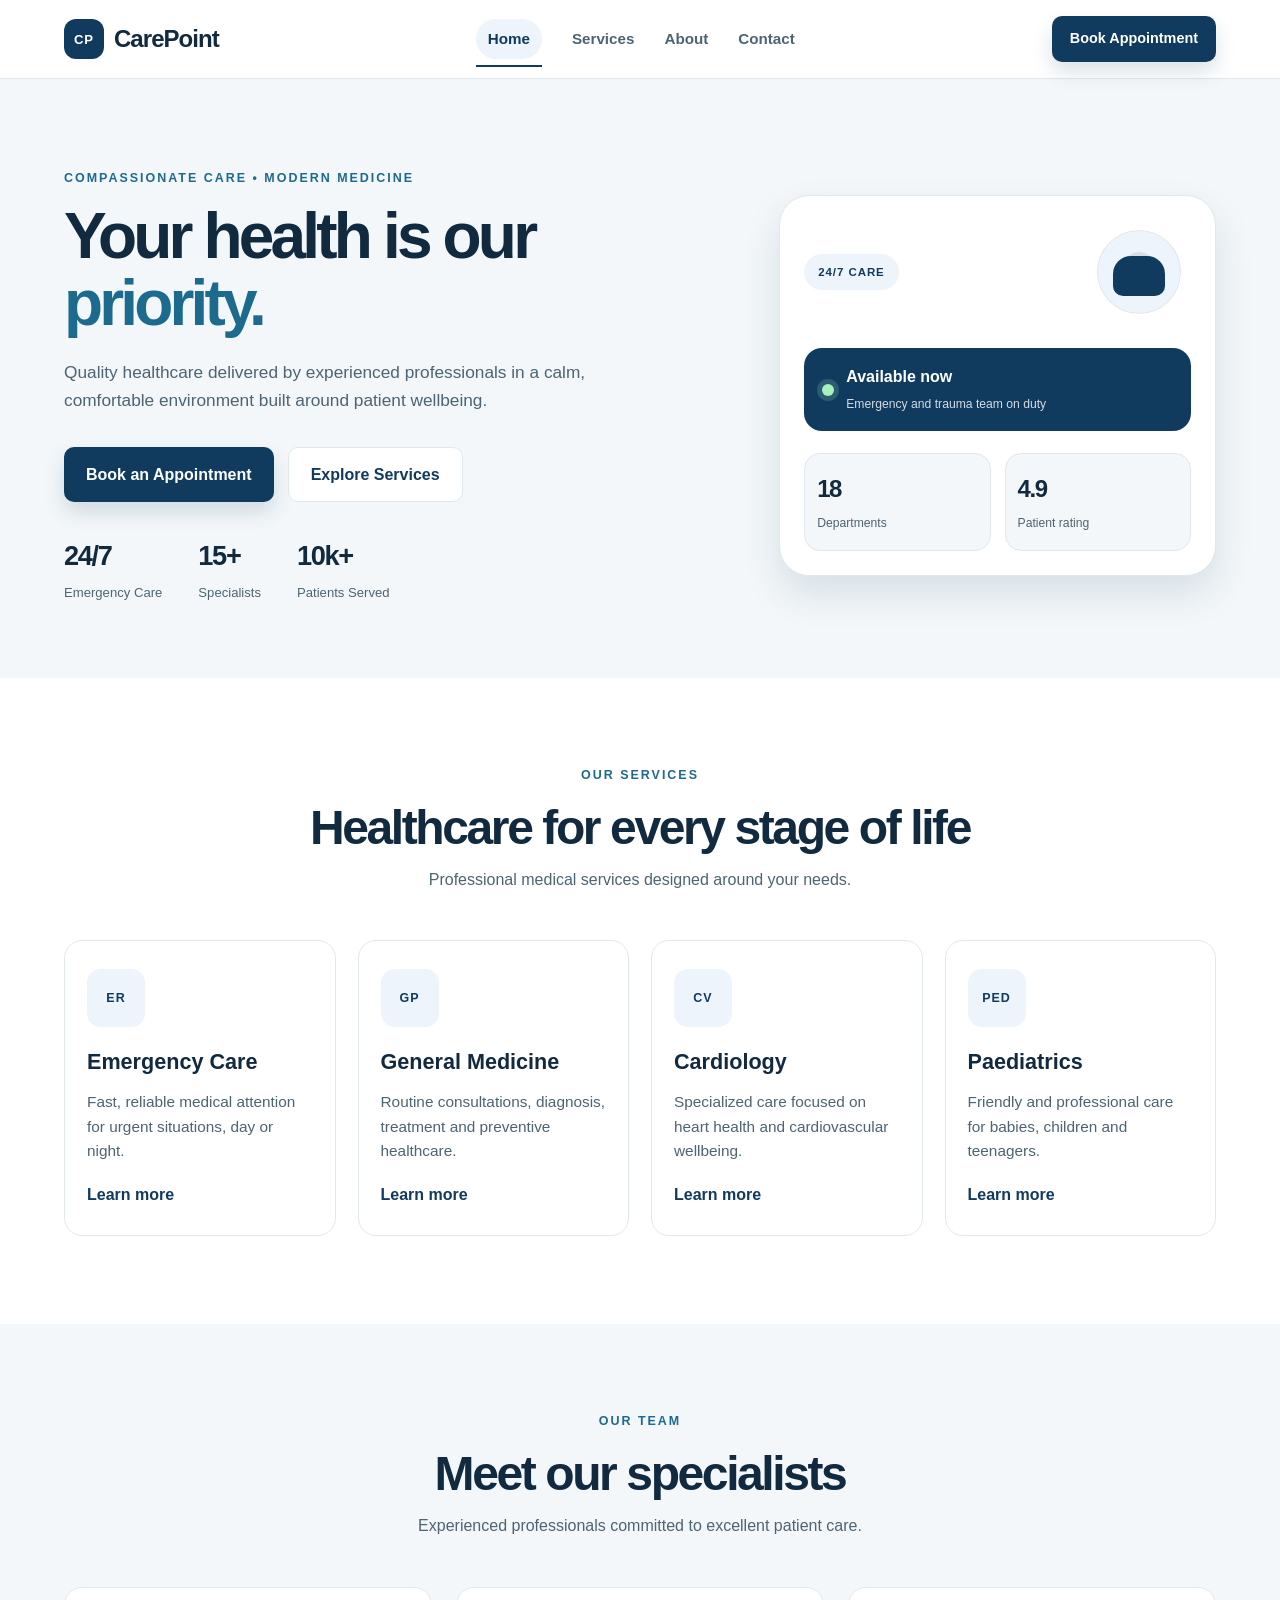
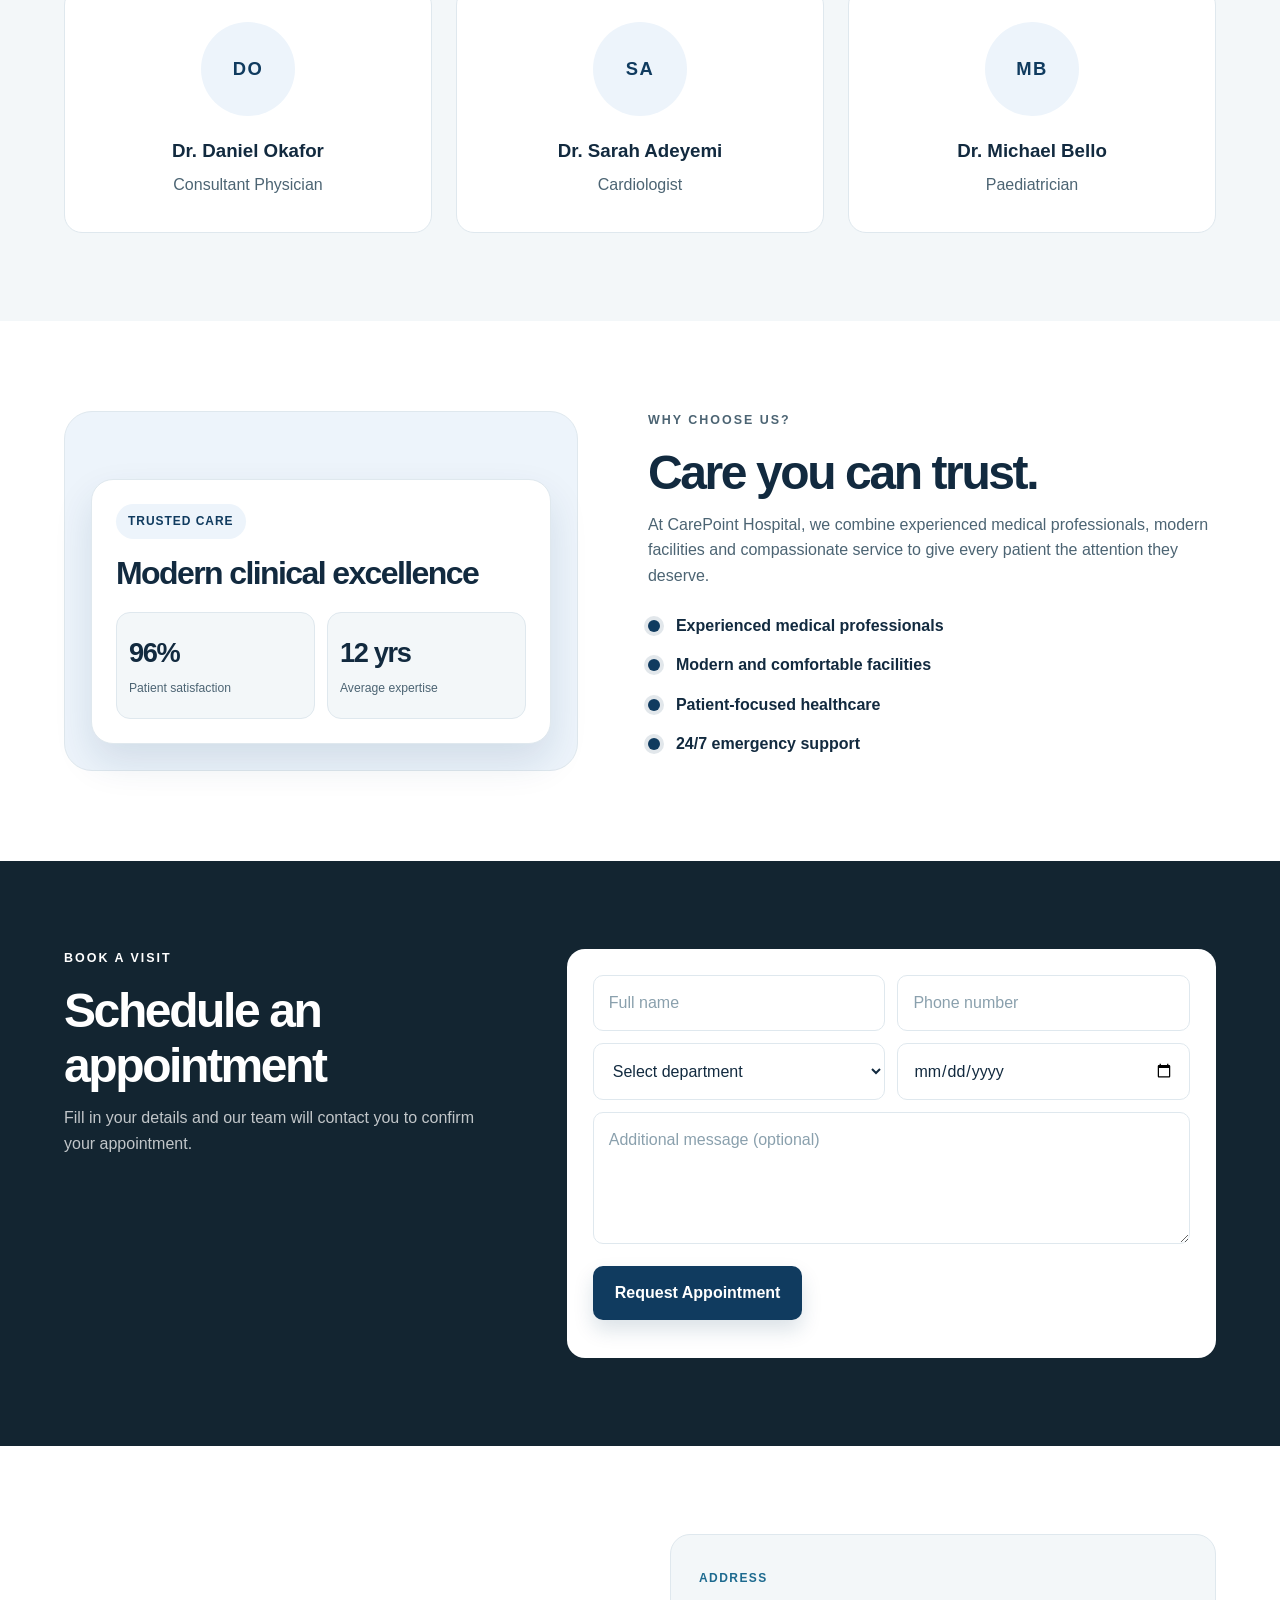
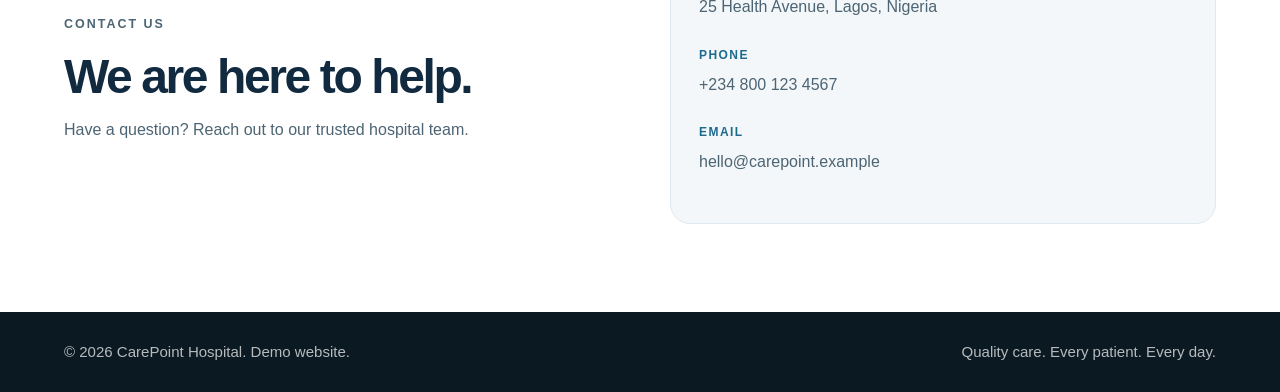
<file: index.html>
<!DOCTYPE html>
<html lang="en">
<head>
  <meta charset="UTF-8">
  <meta name="viewport" content="width=device-width, initial-scale=1.0">
  <title>CarePoint Hospital</title>
  <meta name="description" content="CarePoint Hospital offers compassionate, modern healthcare with specialist-led services for every stage of life.">
  <link rel="stylesheet" href="style.css">
</head>
<body>
  <header class="header">
    <div class="container nav">
      <a href="#" class="logo" aria-label="CarePoint Home"><span>CP</span> CarePoint</a>

      <button class="menu-btn" id="menuBtn" aria-label="Open navigation menu">
        <span></span>
        <span></span>
        <span></span>
      </button>

      <nav id="navLinks" aria-label="Main navigation">
        <a href="index.html">Home</a>
        <a href="services.html">Services</a>
        <a href="about.html">About</a>
        <a href="contact.html">Contact</a>
      </nav>

      <a href="contact.html#appointment" class="btn btn-small">Book Appointment</a>
    </div>
  </header>

  <main>
    <section class="hero" id="home">
      <div class="container hero-grid">
        <div class="hero-text">
          <p class="eyebrow">COMPASSIONATE CARE • MODERN MEDICINE</p>
          <h1>Your health is our <span>priority.</span></h1>
          <p class="hero-description">
            Quality healthcare delivered by experienced professionals in a calm,
            comfortable environment built around patient wellbeing.
          </p>

          <div class="hero-buttons">
            <a href="#appointment" class="btn">Book an Appointment</a>
            <a href="#services" class="btn btn-outline">Explore Services</a>
          </div>

          <div class="quick-info">
            <div>
              <strong>24/7</strong>
              <small>Emergency Care</small>
            </div>
            <div>
              <strong>15+</strong>
              <small>Specialists</small>
            </div>
            <div>
              <strong>10k+</strong>
              <small>Patients Served</small>
            </div>
          </div>
        </div>

        <div class="hero-panel" aria-label="Hospital information card">
          <div class="panel-header">
            <span class="panel-badge">24/7 Care</span>
            <div class="doctor-avatar" aria-hidden="true">
              <span class="head"></span>
              <span class="body"></span>
            </div>
          </div>

          <div class="panel-status">
            <span class="status-dot"></span>
            <div>
              <strong>Available now</strong>
              <small>Emergency and trauma team on duty</small>
            </div>
          </div>

          <div class="mini-grid">
            <div>
              <strong>18</strong>
              <span>Departments</span>
            </div>
            <div>
              <strong>4.9</strong>
              <span>Patient rating</span>
            </div>
          </div>
        </div>
      </div>
    </section>

    <section class="section" id="services">
      <div class="container">
        <div class="section-heading">
          <p class="eyebrow">OUR SERVICES</p>
          <h2>Healthcare for every stage of life</h2>
          <p>Professional medical services designed around your needs.</p>
        </div>

        <div class="cards">
          <article class="card">
            <div class="service-icon">ER</div>
            <h3>Emergency Care</h3>
            <p>Fast, reliable medical attention for urgent situations, day or night.</p>
            <a href="#contact">Learn more</a>
          </article>

          <article class="card">
            <div class="service-icon">GP</div>
            <h3>General Medicine</h3>
            <p>Routine consultations, diagnosis, treatment and preventive healthcare.</p>
            <a href="#contact">Learn more</a>
          </article>

          <article class="card">
            <div class="service-icon">CV</div>
            <h3>Cardiology</h3>
            <p>Specialized care focused on heart health and cardiovascular wellbeing.</p>
            <a href="#contact">Learn more</a>
          </article>

          <article class="card">
            <div class="service-icon">PED</div>
            <h3>Paediatrics</h3>
            <p>Friendly and professional care for babies, children and teenagers.</p>
            <a href="#contact">Learn more</a>
          </article>
        </div>
      </div>
    </section>

    <section class="section light" id="doctors">
      <div class="container">
        <div class="section-heading">
          <p class="eyebrow">OUR TEAM</p>
          <h2>Meet our specialists</h2>
          <p>Experienced professionals committed to excellent patient care.</p>
        </div>

        <div class="doctors">
          <div class="doctor">
            <div class="avatar">DO</div>
            <h3>Dr. Daniel Okafor</h3>
            <p>Consultant Physician</p>
          </div>
          <div class="doctor">
            <div class="avatar">SA</div>
            <h3>Dr. Sarah Adeyemi</h3>
            <p>Cardiologist</p>
          </div>
          <div class="doctor">
            <div class="avatar">MB</div>
            <h3>Dr. Michael Bello</h3>
            <p>Paediatrician</p>
          </div>
        </div>
      </div>
    </section>

    <section class="about" id="about">
      <div class="container about-grid">
        <div class="about-box">
          <div class="about-panel">
            <span class="feature-tag">Trusted care</span>
            <h3>Modern clinical excellence</h3>
            <div class="stat-row">
              <div>
                <strong>96%</strong>
                <span>Patient satisfaction</span>
              </div>
              <div>
                <strong>12 yrs</strong>
                <span>Average expertise</span>
              </div>
            </div>
          </div>
        </div>

        <div>
          <p class="eyebrow">WHY CHOOSE US?</p>
          <h2>Care you can trust.</h2>
          <p>
            At CarePoint Hospital, we combine experienced medical professionals,
            modern facilities and compassionate service to give every patient
            the attention they deserve.
          </p>
          <ul class="check-list">
            <li>Experienced medical professionals</li>
            <li>Modern and comfortable facilities</li>
            <li>Patient-focused healthcare</li>
            <li>24/7 emergency support</li>
          </ul>
        </div>
      </div>
    </section>

    <section class="appointment section" id="appointment">
      <div class="container appointment-grid">
        <div>
          <p class="eyebrow">BOOK A VISIT</p>
          <h2>Schedule an appointment</h2>
          <p>Fill in your details and our team will contact you to confirm your appointment.</p>
        </div>

        <form id="appointmentForm">
          <div class="form-row">
            <input type="text" id="name" placeholder="Full name" required>
            <input type="tel" id="phone" placeholder="Phone number" required>
          </div>
          <div class="form-row">
            <select id="department" required>
              <option value="">Select department</option>
              <option>General Medicine</option>
              <option>Cardiology</option>
              <option>Paediatrics</option>
              <option>Emergency Care</option>
            </select>
            <input type="date" id="date" required>
          </div>
          <textarea id="message" rows="4" placeholder="Additional message (optional)"></textarea>
          <button type="submit" class="btn">Request Appointment</button>
          <p id="formMessage" class="form-message"></p>
        </form>
      </div>
    </section>

    <section class="contact section" id="contact">
      <div class="container contact-grid">
        <div>
          <p class="eyebrow">CONTACT US</p>
          <h2>We are here to help.</h2>
          <p>Have a question? Reach out to our trusted hospital team.</p>
        </div>

        <div class="contact-details">
          <p><span class="contact-label">Address</span><br>25 Health Avenue, Lagos, Nigeria</p>
          <p><span class="contact-label">Phone</span><br>+234 800 123 4567</p>
          <p><span class="contact-label">Email</span><br>hello@carepoint.example</p>
        </div>
      </div>
    </section>
  </main>

  <footer>
    <div class="container footer-content">
      <p>© 2026 CarePoint Hospital. Demo website.</p>
      <p>Quality care. Every patient. Every day.</p>
    </div>
  </footer>

  <script src="script.js"></script>
</body>
</html>
</file>
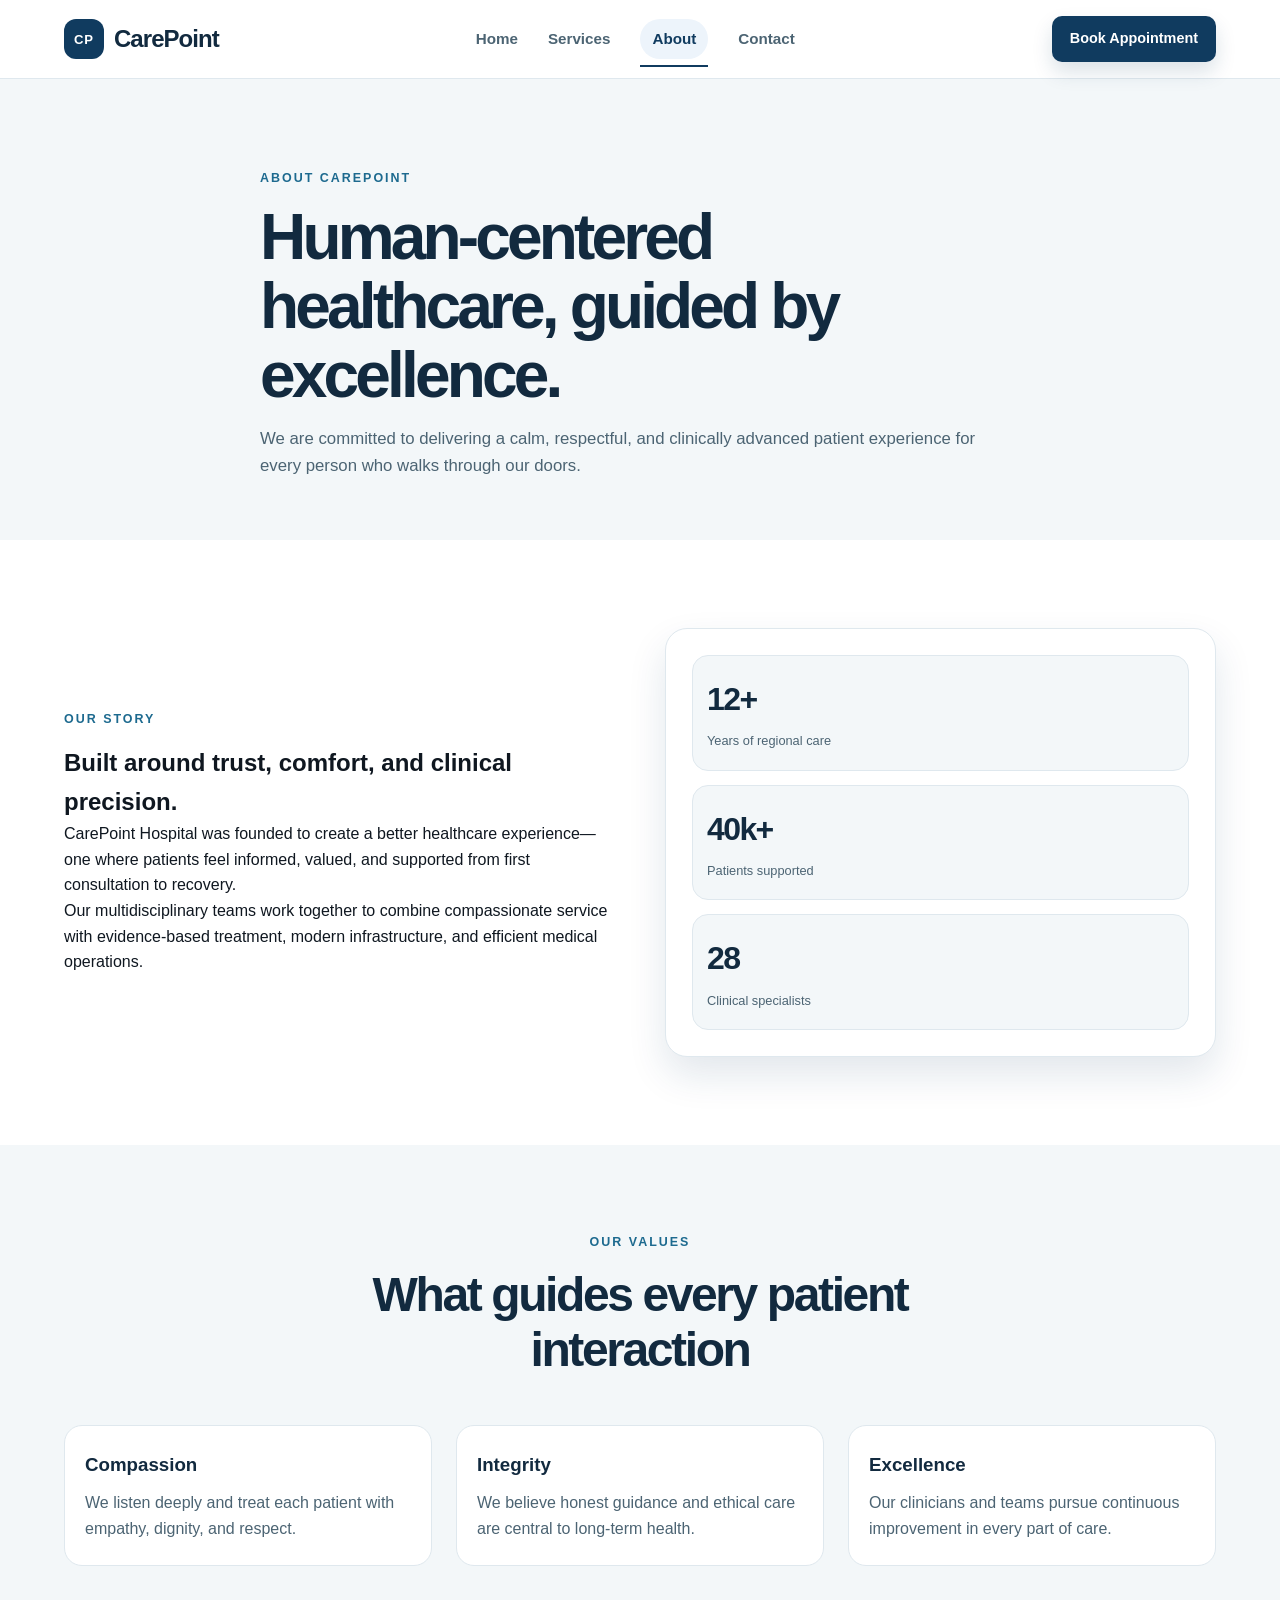
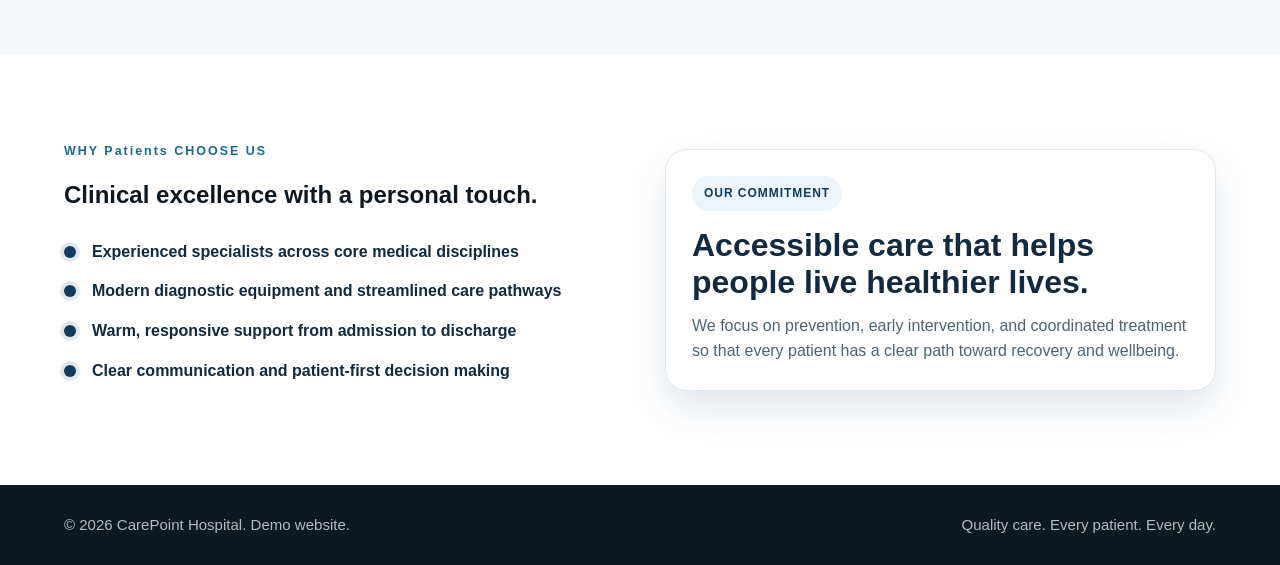
<file: about.html>
<!DOCTYPE html>
<html lang="en">
<head>
  <meta charset="UTF-8">
  <meta name="viewport" content="width=device-width, initial-scale=1.0">
  <title>About | CarePoint Hospital</title>
  <meta name="description" content="Learn about CarePoint Hospital's mission, values, and commitment to compassionate, patient-centered care.">
  <link rel="stylesheet" href="style.css">
</head>
<body>
  <header class="header">
    <div class="container nav">
      <a href="index.html" class="logo" aria-label="CarePoint Home"><span>CP</span> CarePoint</a>

      <button class="menu-btn" id="menuBtn" aria-label="Open navigation menu">
        <span></span>
        <span></span>
        <span></span>
      </button>

      <nav id="navLinks" aria-label="Main navigation">
        <a href="index.html">Home</a>
        <a href="services.html">Services</a>
        <a href="about.html">About</a>
        <a href="contact.html">Contact</a>
      </nav>

      <a href="contact.html#appointment" class="btn btn-small">Book Appointment</a>
    </div>
  </header>

  <main>
    <section class="page-hero">
      <div class="container page-hero-inner">
        <p class="eyebrow">ABOUT CAREPOINT</p>
        <h1>Human-centered healthcare, guided by excellence.</h1>
        <p>We are committed to delivering a calm, respectful, and clinically advanced patient experience for every person who walks through our doors.</p>
      </div>
    </section>

    <section class="section">
      <div class="container info-grid">
        <div>
          <p class="eyebrow">OUR STORY</p>
          <h2>Built around trust, comfort, and clinical precision.</h2>
          <p>
            CarePoint Hospital was founded to create a better healthcare experience—one where patients feel informed, valued, and supported from first consultation to recovery.
          </p>
          <p>
            Our multidisciplinary teams work together to combine compassionate service with evidence-based treatment, modern infrastructure, and efficient medical operations.
          </p>
        </div>

        <div class="info-card">
          <div class="mini-stat">
            <strong>12+</strong>
            <span>Years of regional care</span>
          </div>
          <div class="mini-stat">
            <strong>40k+</strong>
            <span>Patients supported</span>
          </div>
          <div class="mini-stat">
            <strong>28</strong>
            <span>Clinical specialists</span>
          </div>
        </div>
      </div>
    </section>

    <section class="section light">
      <div class="container">
        <div class="section-heading">
          <p class="eyebrow">OUR VALUES</p>
          <h2>What guides every patient interaction</h2>
        </div>

        <div class="value-grid">
          <article class="value-card">
            <h3>Compassion</h3>
            <p>We listen deeply and treat each patient with empathy, dignity, and respect.</p>
          </article>
          <article class="value-card">
            <h3>Integrity</h3>
            <p>We believe honest guidance and ethical care are central to long-term health.</p>
          </article>
          <article class="value-card">
            <h3>Excellence</h3>
            <p>Our clinicians and teams pursue continuous improvement in every part of care.</p>
          </article>
        </div>
      </div>
    </section>

    <section class="section">
      <div class="container split-layout">
        <div>
          <p class="eyebrow">WHY Patients CHOOSE US</p>
          <h2>Clinical excellence with a personal touch.</h2>
          <ul class="check-list">
            <li>Experienced specialists across core medical disciplines</li>
            <li>Modern diagnostic equipment and streamlined care pathways</li>
            <li>Warm, responsive support from admission to discharge</li>
            <li>Clear communication and patient-first decision making</li>
          </ul>
        </div>

        <div class="feature-panel">
          <span class="feature-tag">Our commitment</span>
          <h3>Accessible care that helps people live healthier lives.</h3>
          <p>
            We focus on prevention, early intervention, and coordinated treatment so that every patient has a clear path toward recovery and wellbeing.
          </p>
        </div>
      </div>
    </section>
  </main>

  <footer>
    <div class="container footer-content">
      <p>© 2026 CarePoint Hospital. Demo website.</p>
      <p>Quality care. Every patient. Every day.</p>
    </div>
  </footer>

  <script src="script.js"></script>
</body>
</html>
</file>
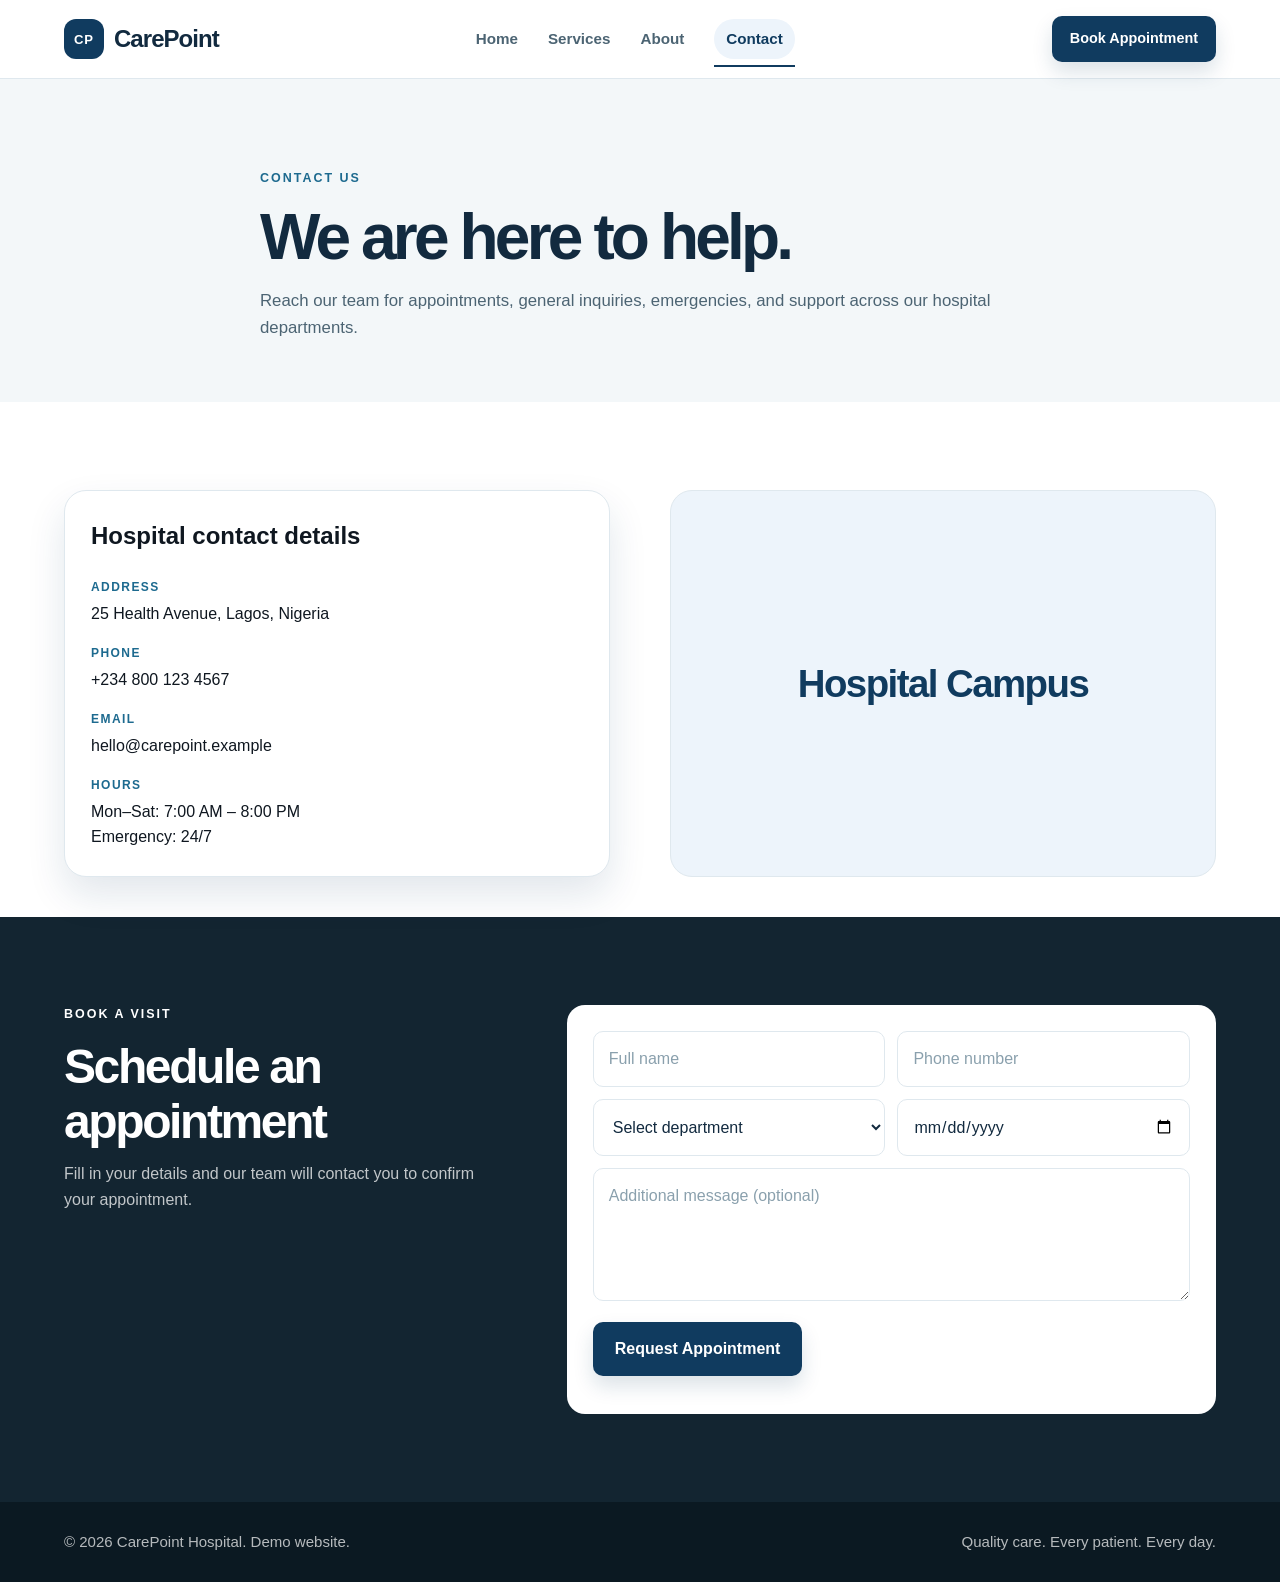
<file: contact.html>
<!DOCTYPE html>
<html lang="en">
<head>
  <meta charset="UTF-8">
  <meta name="viewport" content="width=device-width, initial-scale=1.0">
  <title>Contact | CarePoint Hospital</title>
  <meta name="description" content="Contact CarePoint Hospital for appointments, general inquiries, and patient support.">
  <link rel="stylesheet" href="style.css">
</head>
<body>
  <header class="header">
    <div class="container nav">
      <a href="index.html" class="logo" aria-label="CarePoint Home"><span>CP</span> CarePoint</a>

      <button class="menu-btn" id="menuBtn" aria-label="Open navigation menu">
        <span></span>
        <span></span>
        <span></span>
      </button>

      <nav id="navLinks" aria-label="Main navigation">
        <a href="index.html">Home</a>
        <a href="services.html">Services</a>
        <a href="about.html">About</a>
        <a href="contact.html">Contact</a>
      </nav>

      <a href="contact.html#appointment" class="btn btn-small">Book Appointment</a>
    </div>
  </header>

  <main>
    <section class="page-hero">
      <div class="container page-hero-inner">
        <p class="eyebrow">CONTACT US</p>
        <h1>We are here to help.</h1>
        <p>Reach our team for appointments, general inquiries, emergencies, and support across our hospital departments.</p>
      </div>
    </section>

    <section class="section contact-page-section">
      <div class="container contact-grid contact-page-grid">
        <div class="contact-info-panel">
          <h2>Hospital contact details</h2>
          <div class="contact-list">
            <p><span class="contact-label">Address</span><br>25 Health Avenue, Lagos, Nigeria</p>
            <p><span class="contact-label">Phone</span><br>+234 800 123 4567</p>
            <p><span class="contact-label">Email</span><br>hello@carepoint.example</p>
            <p><span class="contact-label">Hours</span><br>Mon–Sat: 7:00 AM – 8:00 PM<br>Emergency: 24/7</p>
          </div>
        </div>

        <div class="contact-map-box" aria-label="Location map placeholder">Hospital Campus</div>
      </div>
    </section>

    <section class="appointment section" id="appointment">
      <div class="container appointment-grid">
        <div>
          <p class="eyebrow">BOOK A VISIT</p>
          <h2>Schedule an appointment</h2>
          <p>Fill in your details and our team will contact you to confirm your appointment.</p>
        </div>

        <form id="appointmentForm">
          <div class="form-row">
            <input type="text" id="name" placeholder="Full name" required>
            <input type="tel" id="phone" placeholder="Phone number" required>
          </div>
          <div class="form-row">
            <select id="department" required>
              <option value="">Select department</option>
              <option>General Medicine</option>
              <option>Cardiology</option>
              <option>Paediatrics</option>
              <option>Emergency Care</option>
            </select>
            <input type="date" id="date" required>
          </div>
          <textarea id="message" rows="4" placeholder="Additional message (optional)"></textarea>
          <button type="submit" class="btn">Request Appointment</button>
          <p id="formMessage" class="form-message"></p>
        </form>
      </div>
    </section>
  </main>

  <footer>
    <div class="container footer-content">
      <p>© 2026 CarePoint Hospital. Demo website.</p>
      <p>Quality care. Every patient. Every day.</p>
    </div>
  </footer>

  <script src="script.js"></script>
</body>
</html>
</file>
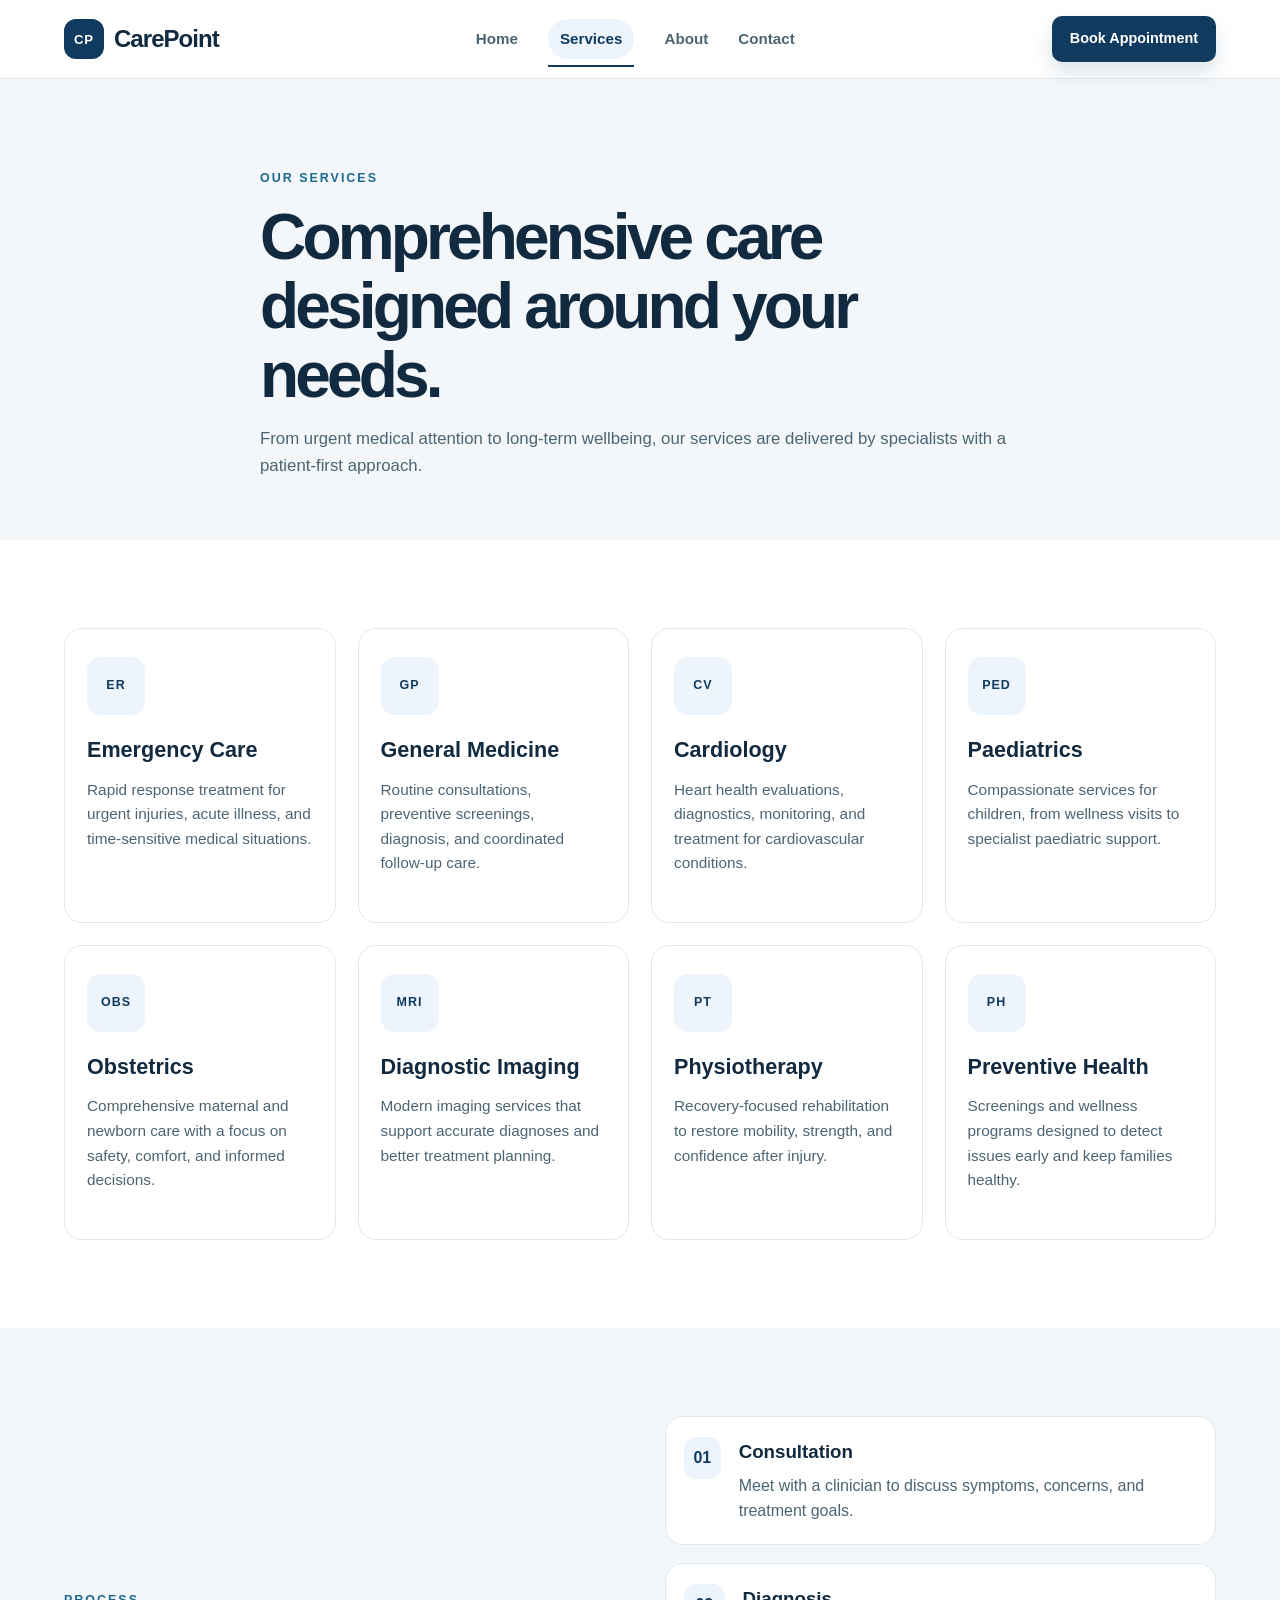
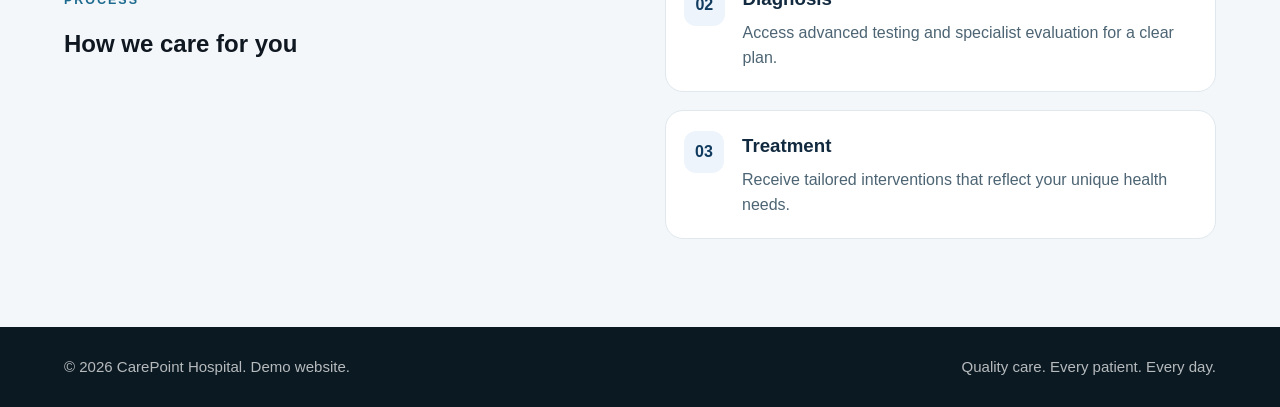
<file: services.html>
<!DOCTYPE html>
<html lang="en">
<head>
  <meta charset="UTF-8">
  <meta name="viewport" content="width=device-width, initial-scale=1.0">
  <title>Services | CarePoint Hospital</title>
  <meta name="description" content="Explore the key clinical services offered at CarePoint Hospital, from emergency care to specialist treatment and preventive health support.">
  <link rel="stylesheet" href="style.css">
</head>
<body>
  <header class="header">
    <div class="container nav">
      <a href="index.html" class="logo" aria-label="CarePoint Home"><span>CP</span> CarePoint</a>

      <button class="menu-btn" id="menuBtn" aria-label="Open navigation menu">
        <span></span>
        <span></span>
        <span></span>
      </button>

      <nav id="navLinks" aria-label="Main navigation">
        <a href="index.html">Home</a>
        <a href="services.html">Services</a>
        <a href="about.html">About</a>
        <a href="contact.html">Contact</a>
      </nav>

      <a href="contact.html#appointment" class="btn btn-small">Book Appointment</a>
    </div>
  </header>

  <main>
    <section class="page-hero">
      <div class="container page-hero-inner">
        <p class="eyebrow">OUR SERVICES</p>
        <h1>Comprehensive care designed around your needs.</h1>
        <p>From urgent medical attention to long-term wellbeing, our services are delivered by specialists with a patient-first approach.</p>
      </div>
    </section>

    <section class="section">
      <div class="container cards cards-large">
        <article class="card">
          <div class="service-icon">ER</div>
          <h3>Emergency Care</h3>
          <p>Rapid response treatment for urgent injuries, acute illness, and time-sensitive medical situations.</p>
        </article>

        <article class="card">
          <div class="service-icon">GP</div>
          <h3>General Medicine</h3>
          <p>Routine consultations, preventive screenings, diagnosis, and coordinated follow-up care.</p>
        </article>

        <article class="card">
          <div class="service-icon">CV</div>
          <h3>Cardiology</h3>
          <p>Heart health evaluations, diagnostics, monitoring, and treatment for cardiovascular conditions.</p>
        </article>

        <article class="card">
          <div class="service-icon">PED</div>
          <h3>Paediatrics</h3>
          <p>Compassionate services for children, from wellness visits to specialist paediatric support.</p>
        </article>

        <article class="card">
          <div class="service-icon">OBS</div>
          <h3>Obstetrics</h3>
          <p>Comprehensive maternal and newborn care with a focus on safety, comfort, and informed decisions.</p>
        </article>

        <article class="card">
          <div class="service-icon">MRI</div>
          <h3>Diagnostic Imaging</h3>
          <p>Modern imaging services that support accurate diagnoses and better treatment planning.</p>
        </article>

        <article class="card">
          <div class="service-icon">PT</div>
          <h3>Physiotherapy</h3>
          <p>Recovery-focused rehabilitation to restore mobility, strength, and confidence after injury.</p>
        </article>

        <article class="card">
          <div class="service-icon">PH</div>
          <h3>Preventive Health</h3>
          <p>Screenings and wellness programs designed to detect issues early and keep families healthy.</p>
        </article>
      </div>
    </section>

    <section class="section light">
      <div class="container process-grid">
        <div>
          <p class="eyebrow">PROCESS</p>
          <h2>How we care for you</h2>
        </div>

        <div class="process-steps">
          <div class="step">
            <span>01</span>
            <div>
              <h3>Consultation</h3>
              <p>Meet with a clinician to discuss symptoms, concerns, and treatment goals.</p>
            </div>
          </div>
          <div class="step">
            <span>02</span>
            <div>
              <h3>Diagnosis</h3>
              <p>Access advanced testing and specialist evaluation for a clear plan.</p>
            </div>
          </div>
          <div class="step">
            <span>03</span>
            <div>
              <h3>Treatment</h3>
              <p>Receive tailored interventions that reflect your unique health needs.</p>
            </div>
          </div>
        </div>
      </div>
    </section>
  </main>

  <footer>
    <div class="container footer-content">
      <p>© 2026 CarePoint Hospital. Demo website.</p>
      <p>Quality care. Every patient. Every day.</p>
    </div>
  </footer>

  <script src="script.js"></script>
</body>
</html>
</file>
<file: style.css>
:root {
  --primary: #103b5f;
  --primary-dark: #0a2d4f;
  --primary-soft: #edf4fb;
  --accent: #e7f1f8;
  --secondary: #1d6a8f;
  --dark: #0f1720;
  --deep: #132531;
  --text: #4c6473;
  --heading: #122a3f;
  --white: #ffffff;
  --light: #f3f7f9;
  --border: #dfe8ee;
  --success: #1b8a5a;
  --shadow: 0 18px 38px rgba(16, 59, 95, 0.12);
}

* {
  margin: 0;
  padding: 0;
  box-sizing: border-box;
}

html {
  scroll-behavior: smooth;
}

body {
  font-family: "Segoe UI", Arial, sans-serif;
  color: var(--dark);
  line-height: 1.6;
  background: var(--white);
}

img {
  max-width: 100%;
  display: block;
}

a {
  color: inherit;
}

button,
input,
select,
textarea {
  font: inherit;
}

.container {
  width: min(1160px, 90%);
  margin: auto;
}

.header {
  background: rgba(255, 255, 255, 0.96);
  backdrop-filter: blur(6px);
  border-bottom: 1px solid var(--border);
  position: sticky;
  top: 0;
  z-index: 100;
}

.nav {
  min-height: 78px;
  display: flex;
  align-items: center;
  justify-content: space-between;
  gap: 22px;
}

.logo {
  text-decoration: none;
  color: var(--heading);
  font-size: 1.5rem;
  font-weight: 800;
  letter-spacing: -0.04em;
  display: inline-flex;
  align-items: center;
}

.logo span {
  display: inline-flex;
  width: 40px;
  height: 40px;
  align-items: center;
  justify-content: center;
  margin-right: 10px;
  border-radius: 12px;
  background: var(--primary);
  color: var(--white);
  font-size: 0.82rem;
  letter-spacing: 0.06em;
}

nav {
  display: flex;
  align-items: center;
  gap: 30px;
}

nav a {
  position: relative;
  text-decoration: none;
  color: var(--text);
  font-size: 0.95rem;
  font-weight: 600;
  transition: color 0.2s ease;
}

nav a::after {
  content: "";
  position: absolute;
  left: 0;
  bottom: -8px;
  width: 100%;
  height: 2px;
  background: var(--primary);
  transform: scaleX(0);
  transform-origin: center;
  transition: transform 0.2s ease;
}

nav a:hover {
  color: var(--primary);
}

nav a:hover::after,
nav a.active::after {
  transform: scaleX(1);
}

nav a.active {
  color: var(--primary);
  background: var(--primary-soft);
  padding: 8px 12px;
  border-radius: 999px;
}

.btn {
  display: inline-flex;
  align-items: center;
  justify-content: center;
  border: 0;
  border-radius: 10px;
  background: var(--primary);
  color: var(--white);
  padding: 14px 22px;
  font-weight: 700;
  text-decoration: none;
  cursor: pointer;
  transition: background 0.2s ease, transform 0.2s ease, box-shadow 0.2s ease;
  box-shadow: 0 10px 20px rgba(16, 59, 95, 0.15);
}

.btn:hover {
  background: var(--primary-dark);
  transform: translateY(-1px);
}

.btn-small {
  padding: 11px 18px;
  font-size: 0.9rem;
}

.btn-outline {
  background: var(--white);
  color: var(--primary);
  border: 1px solid var(--border);
  box-shadow: none;
}

.btn-outline:hover {
  background: var(--primary-soft);
}

.menu-btn {
  display: none;
  width: 48px;
  height: 48px;
  border: 1px solid var(--border);
  border-radius: 12px;
  background: var(--white);
  padding: 11px 10px;
  cursor: pointer;
  margin-left: auto;
}

.menu-btn span {
  display: block;
  width: 100%;
  height: 2px;
  background: var(--heading);
  margin: 5px 0;
  border-radius: 2px;
}

.hero {
  background: var(--light);
  padding: 90px 0 75px;
}

.hero-grid {
  display: grid;
  grid-template-columns: 1.2fr 0.8fr;
  align-items: center;
  gap: 60px;
}

.eyebrow {
  color: var(--secondary);
  font-size: 0.78rem;
  font-weight: 800;
  letter-spacing: 0.16em;
  margin-bottom: 14px;
}

.hero h1 {
  max-width: 640px;
  font-size: clamp(2.8rem, 5vw, 5rem);
  line-height: 1.05;
  letter-spacing: -0.06em;
  margin-bottom: 22px;
  color: var(--heading);
}

.hero h1 span {
  color: var(--secondary);
}

.hero-description {
  max-width: 560px;
  color: var(--text);
  font-size: 1.08rem;
}

.hero-buttons {
  display: flex;
  flex-wrap: wrap;
  gap: 14px;
  margin: 32px 0;
}

.quick-info {
  display: flex;
  flex-wrap: wrap;
  gap: 36px;
  margin-top: 22px;
}

.quick-info div {
  display: flex;
  flex-direction: column;
}

.quick-info strong {
  font-size: 1.7rem;
  letter-spacing: -0.05em;
  color: var(--heading);
}

.quick-info small {
  color: var(--text);
  font-size: 0.82rem;
  margin-top: 4px;
}

.hero-panel {
  background: var(--white);
  border: 1px solid var(--border);
  border-radius: 30px;
  padding: 24px;
  box-shadow: var(--shadow);
}

.panel-header {
  display: flex;
  align-items: center;
  justify-content: space-between;
  gap: 20px;
  margin-bottom: 24px;
}

.panel-badge {
  display: inline-block;
  background: var(--primary-soft);
  color: var(--primary);
  padding: 9px 14px;
  border-radius: 999px;
  font-size: 0.72rem;
  font-weight: 800;
  letter-spacing: 0.08em;
  text-transform: uppercase;
}

.doctor-avatar {
  width: 104px;
  height: 104px;
  background: var(--primary-soft);
  border-radius: 50%;
  position: relative;
  overflow: hidden;
  border: 10px solid var(--white);
  box-shadow: inset 0 0 0 1px var(--border);
}

.doctor-avatar .head {
  position: absolute;
  width: 30px;
  height: 30px;
  background: #d4dfe8;
  border-radius: 50%;
  top: 22px;
  left: 50%;
  transform: translateX(-50%);
}

.doctor-avatar .body {
  position: absolute;
  width: 52px;
  height: 40px;
  background: var(--primary);
  border-radius: 18px 18px 10px 10px;
  left: 50%;
  bottom: 18px;
  transform: translateX(-50%);
}

.panel-status {
  display: flex;
  align-items: center;
  gap: 12px;
  padding: 16px 18px;
  background: var(--primary);
  border-radius: 18px;
  color: var(--white);
  margin-bottom: 22px;
}

.status-dot {
  width: 12px;
  height: 12px;
  background: #a9f0bf;
  border-radius: 50%;
  box-shadow: 0 0 0 5px rgba(169, 240, 191, 0.18);
}

.panel-status strong,
.mini-grid strong {
  display: block;
  font-size: 1rem;
}

.panel-status small {
  color: rgba(255, 255, 255, 0.82);
  font-size: 0.76rem;
}

.mini-grid {
  display: grid;
  grid-template-columns: repeat(2, 1fr);
  gap: 14px;
}

.mini-grid div {
  padding: 16px 12px;
  border: 1px solid var(--border);
  border-radius: 16px;
  background: var(--light);
}

.mini-grid strong {
  color: var(--heading);
  font-size: 1.5rem;
  letter-spacing: -0.06em;
}

.mini-grid span {
  color: var(--text);
  font-size: 0.76rem;
}

.section {
  padding: 88px 0;
}

.light {
  background: var(--light);
}

.section-heading {
  max-width: 680px;
  text-align: center;
  margin: 0 auto 48px;
}

.section-heading h2,
.about h2,
.appointment h2,
.contact h2 {
  font-size: clamp(2.1rem, 4vw, 3rem);
  line-height: 1.15;
  letter-spacing: -0.05em;
  margin-bottom: 12px;
  color: var(--heading);
}

.section-heading p:last-child,
.about p,
.appointment p,
.contact p {
  color: var(--text);
}

.cards {
  display: grid;
  grid-template-columns: repeat(4, minmax(0, 1fr));
  gap: 22px;
}

.card {
  background: var(--white);
  border: 1px solid var(--border);
  border-radius: 18px;
  padding: 28px 22px;
  transition: transform 0.2s ease, box-shadow 0.2s ease;
}

.card:hover {
  transform: translateY(-4px);
  box-shadow: var(--shadow);
}

.service-icon {
  display: inline-flex;
  align-items: center;
  justify-content: center;
  width: 58px;
  height: 58px;
  border-radius: 14px;
  background: var(--primary-soft);
  color: var(--primary);
  font-size: 0.78rem;
  font-weight: 800;
  letter-spacing: 0.08em;
  margin-bottom: 18px;
}

.card h3 {
  margin-bottom: 10px;
  color: var(--heading);
  font-size: 1.35rem;
}

.card p {
  color: var(--text);
  font-size: 0.96rem;
  margin-bottom: 18px;
}

.card a {
  color: var(--primary);
  text-decoration: none;
  font-weight: 700;
}

.doctors {
  display: grid;
  grid-template-columns: repeat(3, minmax(0, 1fr));
  gap: 24px;
  text-align: center;
}

.doctor {
  background: var(--white);
  padding: 34px 20px;
  border: 1px solid var(--border);
  border-radius: 18px;
}

.avatar {
  width: 94px;
  height: 94px;
  margin: 0 auto 20px;
  border-radius: 50%;
  display: grid;
  place-items: center;
  background: var(--primary-soft);
  color: var(--primary);
  font-weight: 800;
  font-size: 1.15rem;
  letter-spacing: 0.08em;
}

.doctor h3 {
  color: var(--heading);
  margin-bottom: 6px;
}

.doctor p {
  color: var(--text);
}

.about {
  padding: 90px 0;
}

.about-grid {
  display: grid;
  grid-template-columns: 0.95fr 1.05fr;
  gap: 70px;
  align-items: center;
}

.about-box {
  min-height: 360px;
  border-radius: 28px;
  background: var(--primary-soft);
  border: 1px solid var(--border);
  padding: 26px;
  display: flex;
  align-items: end;
}

.about-panel {
  width: 100%;
  background: var(--white);
  border: 1px solid var(--border);
  border-radius: 22px;
  padding: 24px;
  box-shadow: var(--shadow);
}

.feature-tag {
  display: inline-block;
  background: var(--primary-soft);
  color: var(--primary);
  font-size: 0.75rem;
  font-weight: 800;
  letter-spacing: 0.08em;
  text-transform: uppercase;
  border-radius: 999px;
  padding: 8px 12px;
  margin-bottom: 16px;
}

.about-panel h3 {
  color: var(--heading);
  font-size: 2rem;
  line-height: 1.15;
  letter-spacing: -0.05em;
  margin-bottom: 20px;
}

.stat-row {
  display: grid;
  grid-template-columns: repeat(2, minmax(0, 1fr));
  gap: 12px;
}

.stat-row div {
  padding: 18px 12px;
  background: var(--light);
  border-radius: 14px;
  border: 1px solid var(--border);
}

.stat-row strong {
  display: block;
  color: var(--heading);
  font-size: 1.7rem;
  letter-spacing: -0.05em;
}

.stat-row span {
  color: var(--text);
  font-size: 0.76rem;
}

.check-list {
  list-style: none;
  margin-top: 24px;
}

.check-list li {
  position: relative;
  margin: 14px 0;
  padding-left: 28px;
  font-weight: 600;
  color: var(--heading);
}

.check-list li::before {
  content: "";
  position: absolute;
  left: 0;
  top: 7px;
  width: 12px;
  height: 12px;
  border-radius: 50%;
  background: var(--primary);
  box-shadow: 0 0 0 4px rgba(16, 59, 95, 0.12);
}

.appointment {
  background: var(--deep);
  color: var(--white);
}

.appointment .eyebrow,
.appointment h2,
.appointment p {
  color: var(--white);
}

.appointment p {
  color: rgba(255, 255, 255, 0.74);
}

.appointment-grid {
  display: grid;
  grid-template-columns: 0.8fr 1.2fr;
  gap: 70px;
  align-items: start;
}

form {
  background: var(--white);
  padding: 26px;
  border-radius: 18px;
  color: var(--heading);
}

.form-row {
  display: grid;
  grid-template-columns: 1fr 1fr;
  gap: 12px;
  margin-bottom: 12px;
}

input,
select,
textarea {
  width: 100%;
  padding: 14px 15px;
  border: 1px solid var(--border);
  border-radius: 10px;
  background: var(--white);
  color: var(--heading);
  outline: none;
}

input::placeholder,
textarea::placeholder {
  color: #8aa0ad;
}

input:focus,
select:focus,
textarea:focus {
  border-color: var(--primary);
  box-shadow: 0 0 0 4px rgba(16, 59, 95, 0.08);
}

textarea {
  min-height: 120px;
  resize: vertical;
  margin-bottom: 14px;
}

.form-message {
  margin-top: 12px;
  color: var(--success);
  font-weight: 700;
}

.contact-grid {
  display: grid;
  grid-template-columns: 1fr 1fr;
  gap: 60px;
  align-items: center;
}

.contact-details {
  background: var(--light);
  border: 1px solid var(--border);
  border-radius: 20px;
  padding: 28px;
}

.contact-details p {
  margin-bottom: 18px;
  line-height: 1.8;
}

.contact-label {
  display: inline-block;
  font-size: 0.75rem;
  color: var(--secondary);
  font-weight: 800;
  letter-spacing: 0.12em;
  margin-bottom: 4px;
  text-transform: uppercase;
}

.page-hero {
  background: var(--light);
  padding: 90px 0 60px;
}

.page-hero-inner {
  max-width: 760px;
}

.page-hero h1 {
  font-size: clamp(2.5rem, 5vw, 4rem);
  line-height: 1.08;
  letter-spacing: -0.06em;
  color: var(--heading);
  margin-bottom: 16px;
}

.page-hero p:last-child {
  color: var(--text);
  font-size: 1.05rem;
}

.info-grid,
.split-layout,
.process-grid {
  display: grid;
  grid-template-columns: 1fr 1fr;
  gap: 50px;
  align-items: center;
}

.info-card,
.feature-panel,
.contact-info-panel {
  background: var(--white);
  border: 1px solid var(--border);
  border-radius: 22px;
  padding: 26px;
  box-shadow: var(--shadow);
}

.mini-stat {
  display: flex;
  flex-direction: column;
  gap: 6px;
  padding: 18px 14px;
  border: 1px solid var(--border);
  border-radius: 16px;
  background: var(--light);
  margin-bottom: 14px;
}

.mini-stat:last-child {
  margin-bottom: 0;
}

.mini-stat strong {
  color: var(--heading);
  font-size: 2rem;
  letter-spacing: -0.05em;
}

.mini-stat span {
  color: var(--text);
  font-size: 0.8rem;
}

.value-grid {
  display: grid;
  grid-template-columns: repeat(3, minmax(0, 1fr));
  gap: 24px;
}

.value-card {
  background: var(--white);
  border: 1px solid var(--border);
  border-radius: 18px;
  padding: 24px 20px;
}

.value-card h3 {
  color: var(--heading);
  margin-bottom: 10px;
}

.value-card p {
  color: var(--text);
}

.feature-panel h3 {
  color: var(--heading);
  font-size: 2rem;
  line-height: 1.15;
  margin-bottom: 12px;
}

.feature-panel p {
  color: var(--text);
}

.cards-large {
  grid-template-columns: repeat(4, minmax(0, 1fr));
}

.process-steps {
  display: grid;
  gap: 18px;
}

.step {
  display: flex;
  gap: 18px;
  padding: 20px 18px;
  background: var(--white);
  border: 1px solid var(--border);
  border-radius: 18px;
}

.step span {
  display: inline-flex;
  align-items: center;
  justify-content: center;
  width: 42px;
  height: 42px;
  border-radius: 12px;
  background: var(--primary-soft);
  color: var(--primary);
  font-weight: 800;
}

.step h3 {
  color: var(--heading);
  margin-bottom: 6px;
}

.step p {
  color: var(--text);
}

.contact-page-section {
  padding-bottom: 40px;
}

.contact-page-grid {
  align-items: stretch;
}

.contact-list {
  display: grid;
  gap: 12px;
  margin-top: 18px;
}

.contact-map-box {
  min-height: 320px;
  border-radius: 22px;
  background: var(--primary-soft);
  border: 1px solid var(--border);
  display: grid;
  place-items: center;
  color: var(--primary);
  font-size: clamp(1.6rem, 3vw, 2.5rem);
  font-weight: 700;
  letter-spacing: -0.04em;
}

footer {
  background: #0b1922;
  color: rgba(255, 255, 255, 0.7);
  padding: 28px 0;
}

.footer-content {
  display: flex;
  align-items: center;
  justify-content: space-between;
  gap: 18px;
  font-size: 0.94rem;
}

@media (max-width: 900px) {
  nav {
    display: none;
    position: absolute;
    left: 0;
    top: 78px;
    width: 100%;
    background: var(--white);
    border-bottom: 1px solid var(--border);
    padding: 18px 5% 22px;
    flex-direction: column;
    align-items: flex-start;
    box-shadow: 0 16px 18px rgba(17, 32, 44, 0.06);
  }

  nav.show {
    display: flex;
  }

  .menu-btn {
    display: block;
  }

  .nav > .btn {
    display: none;
  }

  .hero-grid,
  .about-grid,
  .appointment-grid,
  .contact-grid {
    grid-template-columns: 1fr;
  }

  .cards {
    grid-template-columns: repeat(2, minmax(0, 1fr));
  }
}

@media (max-width: 560px) {
  .cards,
  .doctors,
  .form-row,
  .mini-grid,
  .stat-row {
    grid-template-columns: 1fr;
  }

  .hero {
    padding-top: 70px;
  }

  .hero-buttons,
  .quick-info,
  .footer-content {
    flex-direction: column;
    align-items: flex-start;
  }

  .panel-header {
    align-items: flex-start;
  }

  .footer-content {
    display: flex;
  }
}
</file>
